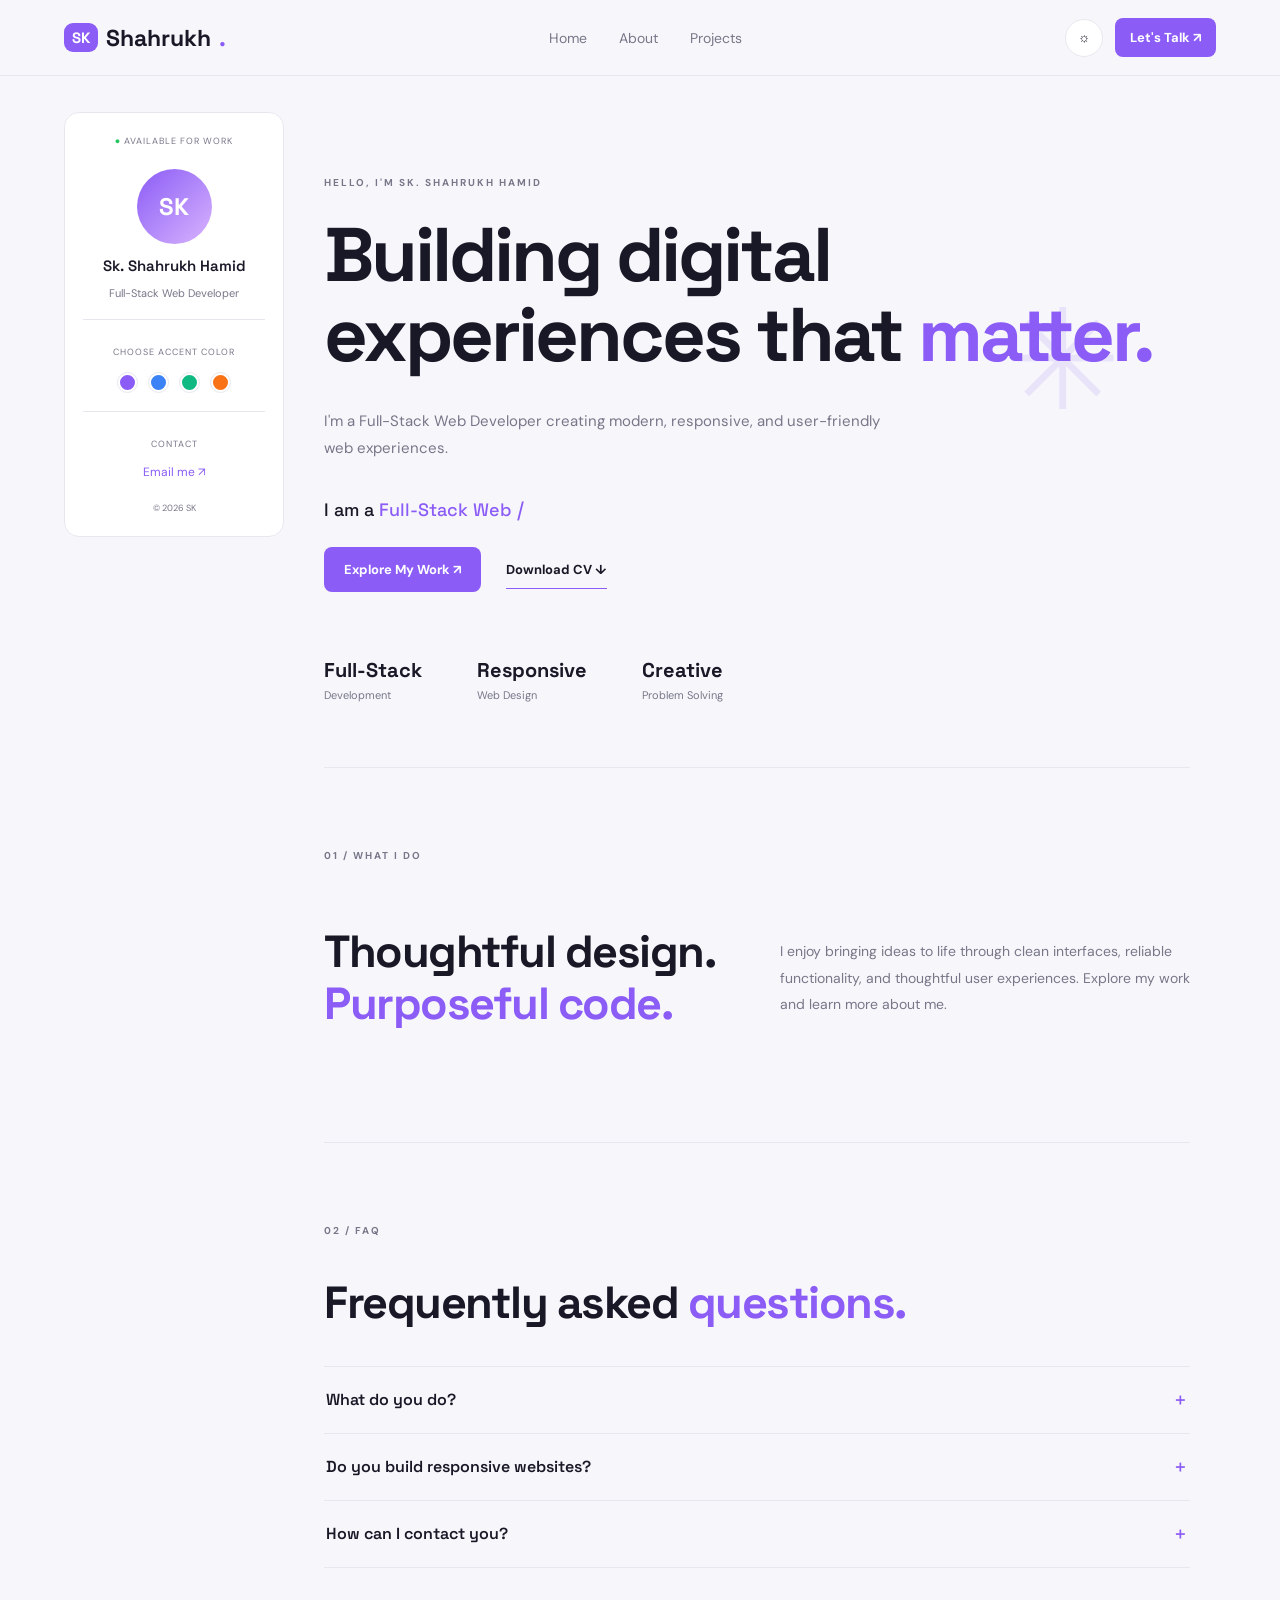
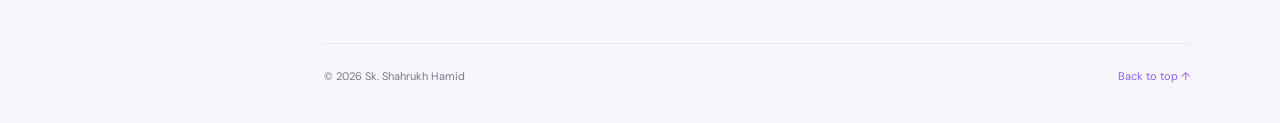
<file: index.html>
<!doctype html>
<html lang="en">
  <head>
    <meta charset="utf-8" />
    <meta name="viewport" content="width=device-width,initial-scale=1" />
    <meta
      name="description"
      content="Sk. Shahrukh Hamid — Full-Stack Web Developer"
    />
    <title>Portfolio | Sk. Shahrukh Hamid</title>
    <link rel="stylesheet" href="style.css" />
  </head>
  <body id="top">
    <header class="nav">
      <a class="logo" href="index.html"
        ><span>SK</span> Shahrukh<span class="accent">.</span></a
      ><button class="menu" id="menu">☰</button>
      <nav id="links">
        <a href="index.html">Home</a><a href="about.html">About</a
        ><a href="projects.html">Projects</a>
      </nav>
      <div class="navright">
        <button id="theme" class="round" aria-label="Toggle theme">☼</button
        ><a class="btn small" href="about.html#contact">Let's Talk ↗</a>
      </div>
    </header>
    <aside class="sidebar">
      <div class="status">● AVAILABLE FOR WORK</div>
      <div class="avatar">SK</div>
      <h3>Sk. Shahrukh Hamid</h3>
      <p>Full-Stack Web Developer</p>
      <hr />
      <small>CHOOSE ACCENT COLOR</small>
      <div class="colors">
        <button data-color="#8b5cf6" style="background: #8b5cf6"></button
        ><button data-color="#3b82f6" style="background: #3b82f6"></button
        ><button data-color="#10b981" style="background: #10b981"></button
        ><button data-color="#f97316" style="background: #f97316"></button>
      </div>
      <hr />
      <small>CONTACT</small
      ><a class="mail" href="mailto:shahrukhhamid21@gmail.com">Email me ↗</a>
      <div class="sidefoot">© 2026 SK</div>
    </aside>
    <main>
      <section class="hero">
        <div class="eyebrow">HELLO, I'M SK. SHAHRUKH HAMID</div>
        <h1>Building digital<br />experiences that <em>matter.</em></h1>
        <p class="lead">
          I'm a Full-Stack Web Developer creating modern, responsive, and
          user-friendly web experiences.
        </p>
        <h2 class="typingline">
          I am a <em id="typed">Full-Stack Web Developer</em><i>|</i>
        </h2>
        <div class="actions">
          <a class="btn" href="projects.html">Explore My Work ↗</a
          ><a class="download" href="./assets/my cv.pdf" download>Download CV ↓</a>
        </div>
        <div class="stats">
          <div><b>Full-Stack</b><small>Development</small></div>
          <div><b>Responsive</b><small>Web Design</small></div>
          <div><b>Creative</b><small>Problem Solving</small></div>
        </div>
        <div class="star">✳</div>
      </section>
      <section class="section">
        <small class="kicker">01 / WHAT I DO</small>
        <div class="split">
          <h2>Thoughtful design.<br /><em>Purposeful code.</em></h2>
          <p>
            I enjoy bringing ideas to life through clean interfaces, reliable
            functionality, and thoughtful user experiences. Explore my work and
            learn more about me.
          </p>
        </div>
      </section>
      <section class="section faq">
        <small class="kicker">02 / FAQ</small>
        <h2>Frequently asked <em>questions.</em></h2>
        <details>
          <summary>What do you do?<b>＋</b></summary>
          <p>
            I work on full-stack web development, from user interfaces to
            application functionality.
          </p>
        </details>
        <details>
          <summary>Do you build responsive websites?<b>＋</b></summary>
          <p>
            Yes. The goal is to make websites work smoothly on mobile, tablet,
            and desktop.
          </p>
        </details>
        <details>
          <summary>How can I contact you?<b>＋</b></summary>
          <p>
            Email me at shahrukhhamid21@gmail.com to discuss a project or
            opportunity.
          </p>
        </details>
      </section>
      <footer>
        <span>© 2026 Sk. Shahrukh Hamid</span><a href="#top">Back to top ↑</a>
      </footer>
      <button id="up" class="up" aria-label="Scroll to top">↑</button>
      <script src="script.js"></script>
    </main>
  </body>
</html>
</file>
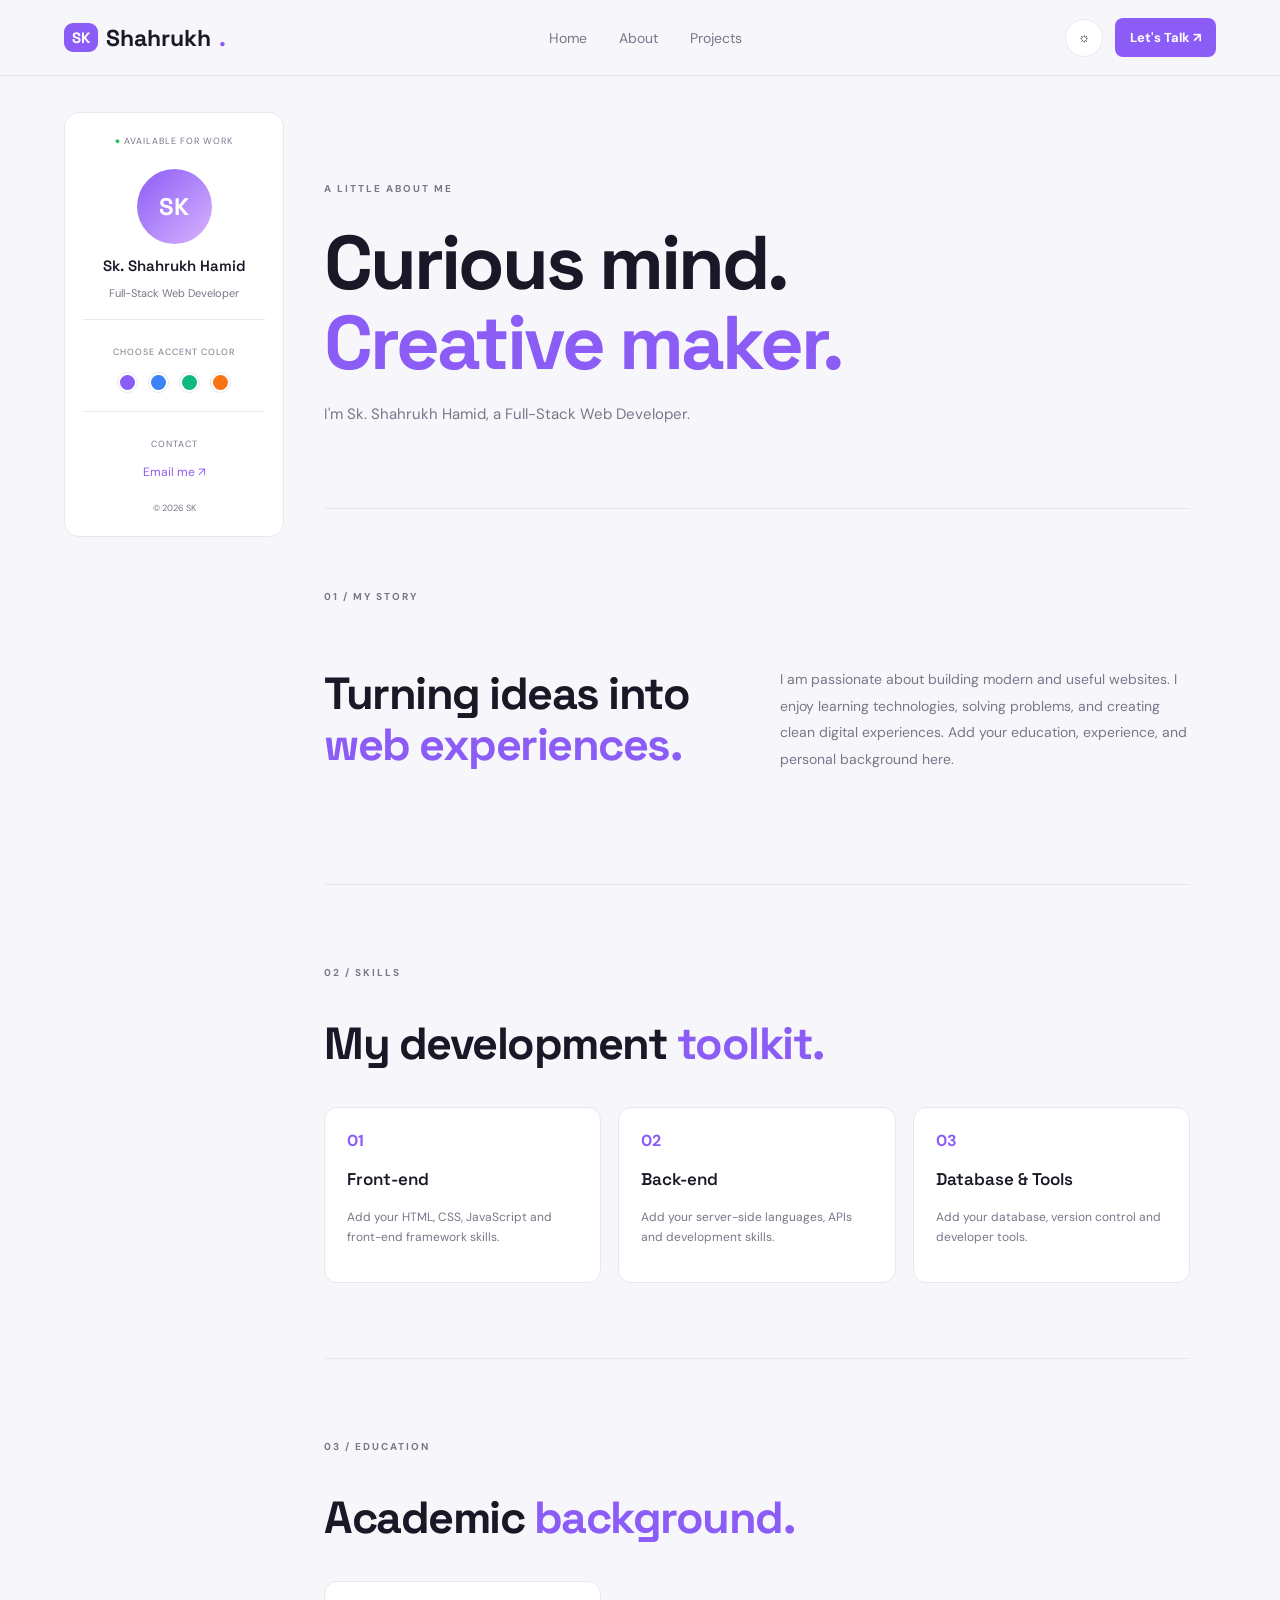
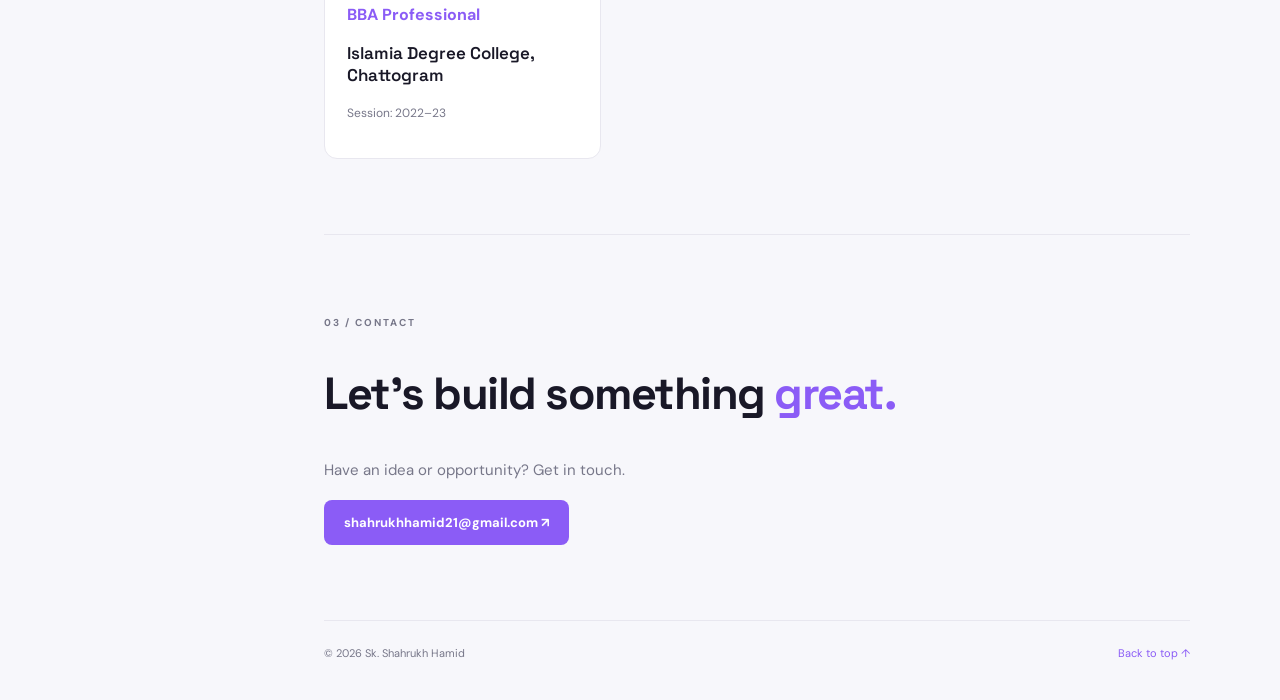
<file: about.html>
<!doctype html>
<html lang="en">
  <head>
    <meta charset="utf-8" />
    <meta name="viewport" content="width=device-width,initial-scale=1" />
    <meta
      name="description"
      content="Sk. Shahrukh Hamid — Full-Stack Web Developer"
    />
    <title>About | Sk. Shahrukh Hamid</title>
    <link rel="stylesheet" href="style.css" />
  </head>
  <body id="top">
    <header class="nav">
      <a class="logo" href="index.html"
        ><span>SK</span> Shahrukh<span class="accent">.</span></a
      ><button class="menu" id="menu">☰</button>
      <nav id="links">
        <a href="index.html">Home</a><a href="about.html">About</a
        ><a href="projects.html">Projects</a>
      </nav>
      <div class="navright">
        <button id="theme" class="round" aria-label="Toggle theme">☼</button
        ><a class="btn small" href="about.html#contact">Let's Talk ↗</a>
      </div>
    </header>
    <aside class="sidebar">
      <div class="status">● AVAILABLE FOR WORK</div>
      <div class="avatar">SK</div>
      <h3>Sk. Shahrukh Hamid</h3>
      <p>Full-Stack Web Developer</p>
      <hr />
      <small>CHOOSE ACCENT COLOR</small>
      <div class="colors">
        <button data-color="#8b5cf6" style="background: #8b5cf6"></button
        ><button data-color="#3b82f6" style="background: #3b82f6"></button
        ><button data-color="#10b981" style="background: #10b981"></button
        ><button data-color="#f97316" style="background: #f97316"></button>
      </div>
      <hr />
      <small>CONTACT</small
      ><a class="mail" href="mailto:shahrukhhamid21@gmail.com">Email me ↗</a>
      <div class="sidefoot">© 2026 SK</div>
    </aside>
    <main>
      <section class="pagehero">
        <small class="kicker">A LITTLE ABOUT ME</small>
        <h1>Curious mind.<br /><em>Creative maker.</em></h1>
        <p class="lead">I'm Sk. Shahrukh Hamid, a Full-Stack Web Developer.</p>
      </section>
      <section class="section">
        <small class="kicker">01 / MY STORY</small>
        <div class="split">
          <h2>Turning ideas into <em>web experiences.</em></h2>
          <p>
            I am passionate about building modern and useful websites. I enjoy
            learning technologies, solving problems, and creating clean digital
            experiences. Add your education, experience, and personal background
            here.
          </p>
        </div>
      </section>
      <section class="section">
        <small class="kicker">02 / SKILLS</small>
        <h2>My development <em>toolkit.</em></h2>
        <div class="cards">
          <article>
            <b>01</b>
            <h3>Front-end</h3>
            <p>
              Add your HTML, CSS, JavaScript and front-end framework skills.
            </p>
          </article>
          <article>
            <b>02</b>
            <h3>Back-end</h3>
            <p>Add your server-side languages, APIs and development skills.</p>
          </article>
          <article>
            <b>03</b>
            <h3>Database & Tools</h3>
            <p>Add your database, version control and developer tools.</p>
          </article>
        </div>
      </section>
      <section class="section" id="education">
        <small class="kicker">03 / EDUCATION</small>
        <h2>Academic <em>background.</em></h2>
        <div class="cards">
          <article>
            <b>BBA Professional</b>
            <h3>Islamia Degree College, Chattogram</h3>
            <p>Session: 2022–23</p>
          </article>
        </div>
      </section>
      <section class="section" id="contact">
        <small class="kicker">03 / CONTACT</small>
        <h2>Let's build something <em>great.</em></h2>
        <p class="lead">Have an idea or opportunity? Get in touch.</p>
        <a class="btn" href="mailto:shahrukhhamid21@gmail.com"
          >shahrukhhamid21@gmail.com ↗</a
        >
      </section>
      <footer>
        <span>© 2026 Sk. Shahrukh Hamid</span><a href="#top">Back to top ↑</a>
      </footer>
      <button id="up" class="up" aria-label="Scroll to top">↑</button>
      <script src="script.js"></script>
    </main>
  </body>
</html>
</file>
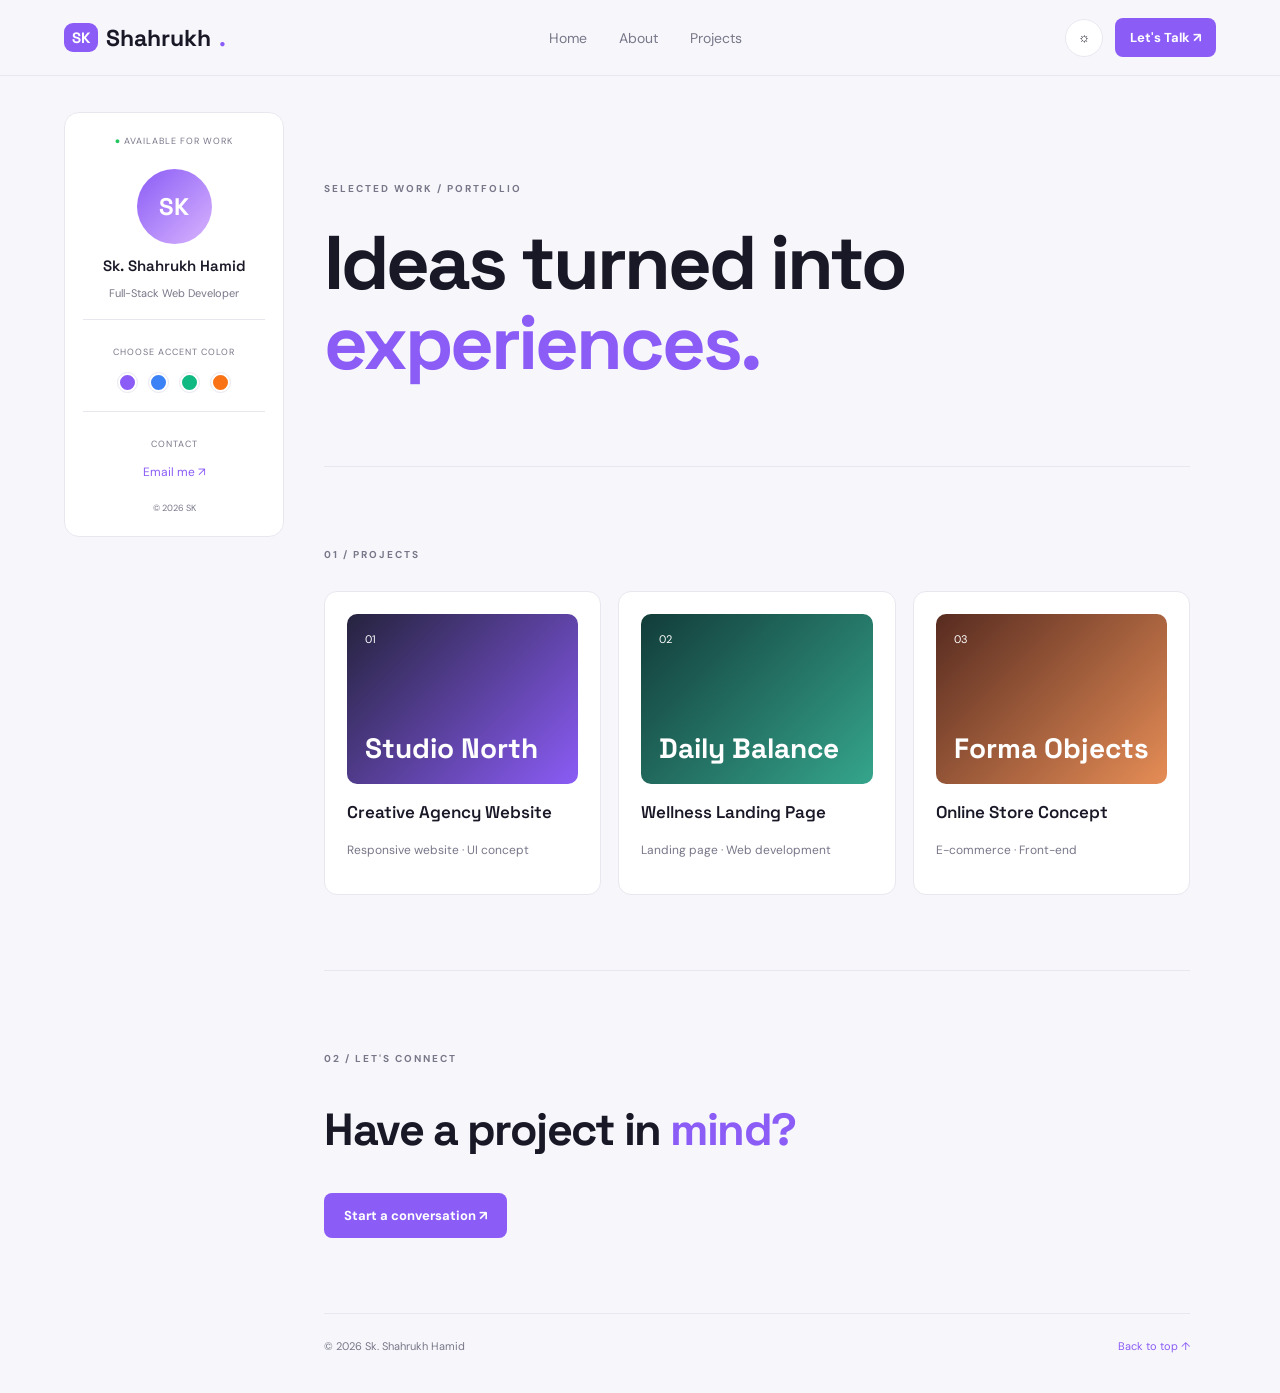
<file: projects.html>
<!doctype html>
<html lang="en">
  <head>
    <meta charset="utf-8" />
    <meta name="viewport" content="width=device-width,initial-scale=1" />
    <meta
      name="description"
      content="Sk. Shahrukh Hamid — Full-Stack Web Developer"
    />
    <title>Projects | Sk. Shahrukh Hamid</title>
    <link rel="stylesheet" href="style.css" />
  </head>
  <body id="top">
    <header class="nav">
      <a class="logo" href="index.html"
        ><span>SK</span> Shahrukh<span class="accent">.</span></a
      ><button class="menu" id="menu">☰</button>
      <nav id="links">
        <a href="index.html">Home</a><a href="about.html">About</a
        ><a href="projects.html">Projects</a>
      </nav>
      <div class="navright">
        <button id="theme" class="round" aria-label="Toggle theme">☼</button
        ><a class="btn small" href="about.html#contact">Let's Talk ↗</a>
      </div>
    </header>
    <aside class="sidebar">
      <div class="status">● AVAILABLE FOR WORK</div>
      <div class="avatar">SK</div>
      <h3>Sk. Shahrukh Hamid</h3>
      <p>Full-Stack Web Developer</p>
      <hr />
      <small>CHOOSE ACCENT COLOR</small>
      <div class="colors">
        <button data-color="#8b5cf6" style="background: #8b5cf6"></button
        ><button data-color="#3b82f6" style="background: #3b82f6"></button
        ><button data-color="#10b981" style="background: #10b981"></button
        ><button data-color="#f97316" style="background: #f97316"></button>
      </div>
      <hr />
      <small>CONTACT</small
      ><a class="mail" href="mailto:shahrukhhamid21@gmail.com">Email me ↗</a>
      <div class="sidefoot">© 2026 SK</div>
    </aside>
    <main>
      <section class="pagehero">
        <small class="kicker">SELECTED WORK / PORTFOLIO</small>
        <h1>Ideas turned into<br /><em>experiences.</em></h1>
        <p class="lead">
         
        </p>
      </section>
      <section class="section">
        <small class="kicker">01 / PROJECTS</small>
        <div class="cards projects">
          <article>
            <div class="art purple">01<br /><strong>Studio North</strong></div>
            <h3>Creative Agency Website</h3>
            <p>Responsive website · UI concept</p>
          </article>
          <article>
            <div class="art green">02<br /><strong>Daily Balance</strong></div>
            <h3>Wellness Landing Page</h3>
            <p>Landing page · Web development</p>
          </article>
          <article>
            <div class="art orange">03<br /><strong>Forma Objects</strong></div>
            <h3>Online Store Concept</h3>
            <p>E-commerce · Front-end</p>
          </article>
        </div>
      </section>
      <section class="section">
        <small class="kicker">02 / LET'S CONNECT</small>
        <h2>Have a project in <em>mind?</em></h2>
        <a class="btn" href="about.html#contact">Start a conversation ↗</a>
      </section>
      <footer>
        <span>© 2026 Sk. Shahrukh Hamid</span><a href="#top">Back to top ↑</a>
      </footer>
      <button id="up" class="up" aria-label="Scroll to top">↑</button>
      <script src="script.js"></script>
    </main>
  </body>
</html>
</file>
<file: style.css>
@import url('https://fonts.googleapis.com/css2?family=DM+Sans:wght@400;500;600;700&family=Space+Grotesk:wght@400;500;600;700&display=swap');
:root{--accent:#8b5cf6;--bg:#f7f7fb;--surface:#fff;--text:#191827;--muted:#777789;--line:#e8e7ef;--header:rgba(247,247,251,.9)}
[data-theme=dark]{--bg:#11111a;--surface:#1c1b29;--text:#f5f3fb;--muted:#aaa8b8;--line:#343243;--header:rgba(17,17,26,.9)}
*{box-sizing:border-box}html{scroll-behavior:smooth;scroll-padding-top:90px}body{margin:0;background:var(--bg);color:var(--text);font-family:'DM Sans',sans-serif;transition:.25s}a{color:inherit;text-decoration:none}.accent,em{color:var(--accent);font-style:normal}.nav{height:76px;position:sticky;top:0;z-index:10;background:var(--header);backdrop-filter:blur(14px);border-bottom:1px solid var(--line);display:flex;align-items:center;padding:0 5%;gap:35px}.logo{font:700 23px 'Space Grotesk';display:flex;align-items:center;gap:8px}.logo span:first-child{background:var(--accent);color:white;border-radius:9px;padding:5px 8px;font-size:15px}.nav nav{display:flex;gap:32px;margin:auto;color:var(--muted);font-size:14px}.nav nav a:hover{color:var(--accent)}.navright{display:flex;align-items:center;gap:12px}.round,.menu{width:38px;height:38px;border:1px solid var(--line);border-radius:50%;background:var(--surface);color:var(--text);cursor:pointer}.menu{display:none}.btn{display:inline-block;background:var(--accent);color:white;padding:14px 20px;border-radius:8px;font-weight:700;font-size:13px;transition:.2s}.btn:hover{transform:translateY(-2px);filter:brightness(1.08)}.btn.small{padding:11px 15px}.sidebar{position:fixed;top:112px;left:5%;width:220px;background:var(--surface);border:1px solid var(--line);border-radius:15px;padding:22px 18px;text-align:center}.status{font-size:9px;letter-spacing:1px;color:var(--muted)}.status:first-letter{color:#22c55e}.avatar{width:75px;height:75px;border-radius:50%;margin:22px auto 12px;background:linear-gradient(135deg,var(--accent),#d8b4fe);display:grid;place-items:center;color:white;font:700 24px 'Space Grotesk'}.sidebar h3{font:600 15px 'Space Grotesk';margin:0}.sidebar p{font-size:11px;color:var(--muted)}.sidebar hr{border:0;border-top:1px solid var(--line);margin:19px 0}.sidebar small{font-size:9px;letter-spacing:1px;color:var(--muted)}.colors{display:flex;justify-content:center;gap:12px;margin-top:13px}.colors button{width:19px;height:19px;border:2px solid var(--surface);outline:1px solid var(--line);border-radius:50%;cursor:pointer}.mail{display:block;margin-top:12px;font-size:12px;color:var(--accent)}.sidefoot{font-size:9px;color:var(--muted);margin-top:22px}main{margin-left:calc(5% + 260px);margin-right:7%;max-width:1000px}.hero{min-height:650px;padding:100px 0 65px;position:relative;display:flex;flex-direction:column;justify-content:center}.eyebrow,.kicker{font-size:10px;letter-spacing:2px;font-weight:700;color:var(--muted)}h1{font:700 clamp(45px,6vw,76px)/1.05 'Space Grotesk';letter-spacing:-3px;margin:26px 0 18px}.lead{max-width:570px;color:var(--muted);font-size:15px;line-height:1.85}.typingline{font:500 18px 'Space Grotesk';margin:20px 0 26px}.typingline i{color:var(--accent);animation:blink .8s infinite}@keyframes blink{50%{opacity:0}}.actions{display:flex;align-items:center;gap:25px}.download{font-size:13px;font-weight:700;border-bottom:1px solid var(--accent);padding:10px 0}.stats{display:flex;gap:55px;margin-top:65px}.stats div{display:flex;flex-direction:column;gap:5px}.stats b{font:700 20px 'Space Grotesk'}.stats small{font-size:11px;color:var(--muted)}.star{position:absolute;right:8%;top:28%;font-size:140px;color:var(--accent);opacity:.12}.section{padding:75px 0;border-top:1px solid var(--line)}.split{display:grid;grid-template-columns:1fr 1fr;gap:45px;align-items:center;margin-top:25px}.split h2,.section h2{font:700 clamp(30px,4vw,45px)/1.15 'Space Grotesk';letter-spacing:-1.5px}.split p{font-size:14px;color:var(--muted);line-height:1.9}.faq details{border-top:1px solid var(--line);padding:22px 2px}.faq details:last-child{border-bottom:1px solid var(--line)}summary{list-style:none;display:flex;justify-content:space-between;cursor:pointer;font:600 16px 'Space Grotesk'}summary::-webkit-details-marker{display:none}summary b{color:var(--accent)}details p{color:var(--muted);font-size:13px;line-height:1.8}.pagehero{padding:100px 0 65px}.cards{display:grid;grid-template-columns:repeat(3,1fr);gap:17px;margin-top:28px}.cards article{background:var(--surface);border:1px solid var(--line);border-radius:13px;padding:22px}.cards article>b{color:var(--accent)}.cards h3{font:600 17px 'Space Grotesk'}.cards p{font-size:12px;color:var(--muted);line-height:1.7}.art{height:170px;border-radius:10px;padding:18px;color:white;font-size:11px;display:flex;flex-direction:column;justify-content:space-between}.art strong{font:700 28px 'Space Grotesk'}.art.purple{background:linear-gradient(135deg,#25233d,#8b5cf6)}.art.green{background:linear-gradient(135deg,#123c39,#35a58c)}.art.orange{background:linear-gradient(135deg,#572b20,#e68d56)}footer{border-top:1px solid var(--line);padding:25px 0 40px;display:flex;justify-content:space-between;color:var(--muted);font-size:11px}footer a{color:var(--accent)}.up{position:fixed;right:25px;bottom:25px;width:43px;height:43px;border:0;border-radius:50%;background:var(--accent);color:white;font-size:20px;opacity:0;pointer-events:none;cursor:pointer;transition:.2s}.up.show{opacity:1;pointer-events:auto}
@media(max-width:1000px){.sidebar{left:2%;width:190px}main{margin-left:calc(2% + 220px);margin-right:4%}.nav{padding:0 3%}}
@media(max-width:720px){.nav{height:68px;gap:10px}.menu{display:block;margin-left:auto}.nav nav{display:none;position:absolute;top:68px;left:0;right:0;background:var(--surface);padding:18px 7%;flex-direction:column;gap:18px;border-bottom:1px solid var(--line)}.nav nav.open{display:flex}.navright{gap:7px}.btn.small{font-size:11px;padding:10px}.sidebar{display:none}main{margin:0 7%}.hero{min-height:590px;padding-top:75px}h1{letter-spacing:-2px}.stats{gap:22px}.star{font-size:85px;right:0}.split{grid-template-columns:1fr;gap:8px}.cards{grid-template-columns:1fr}.section{padding:60px 0}.pagehero{padding-top:75px}footer{gap:15px;flex-wrap:wrap}}
</file>
